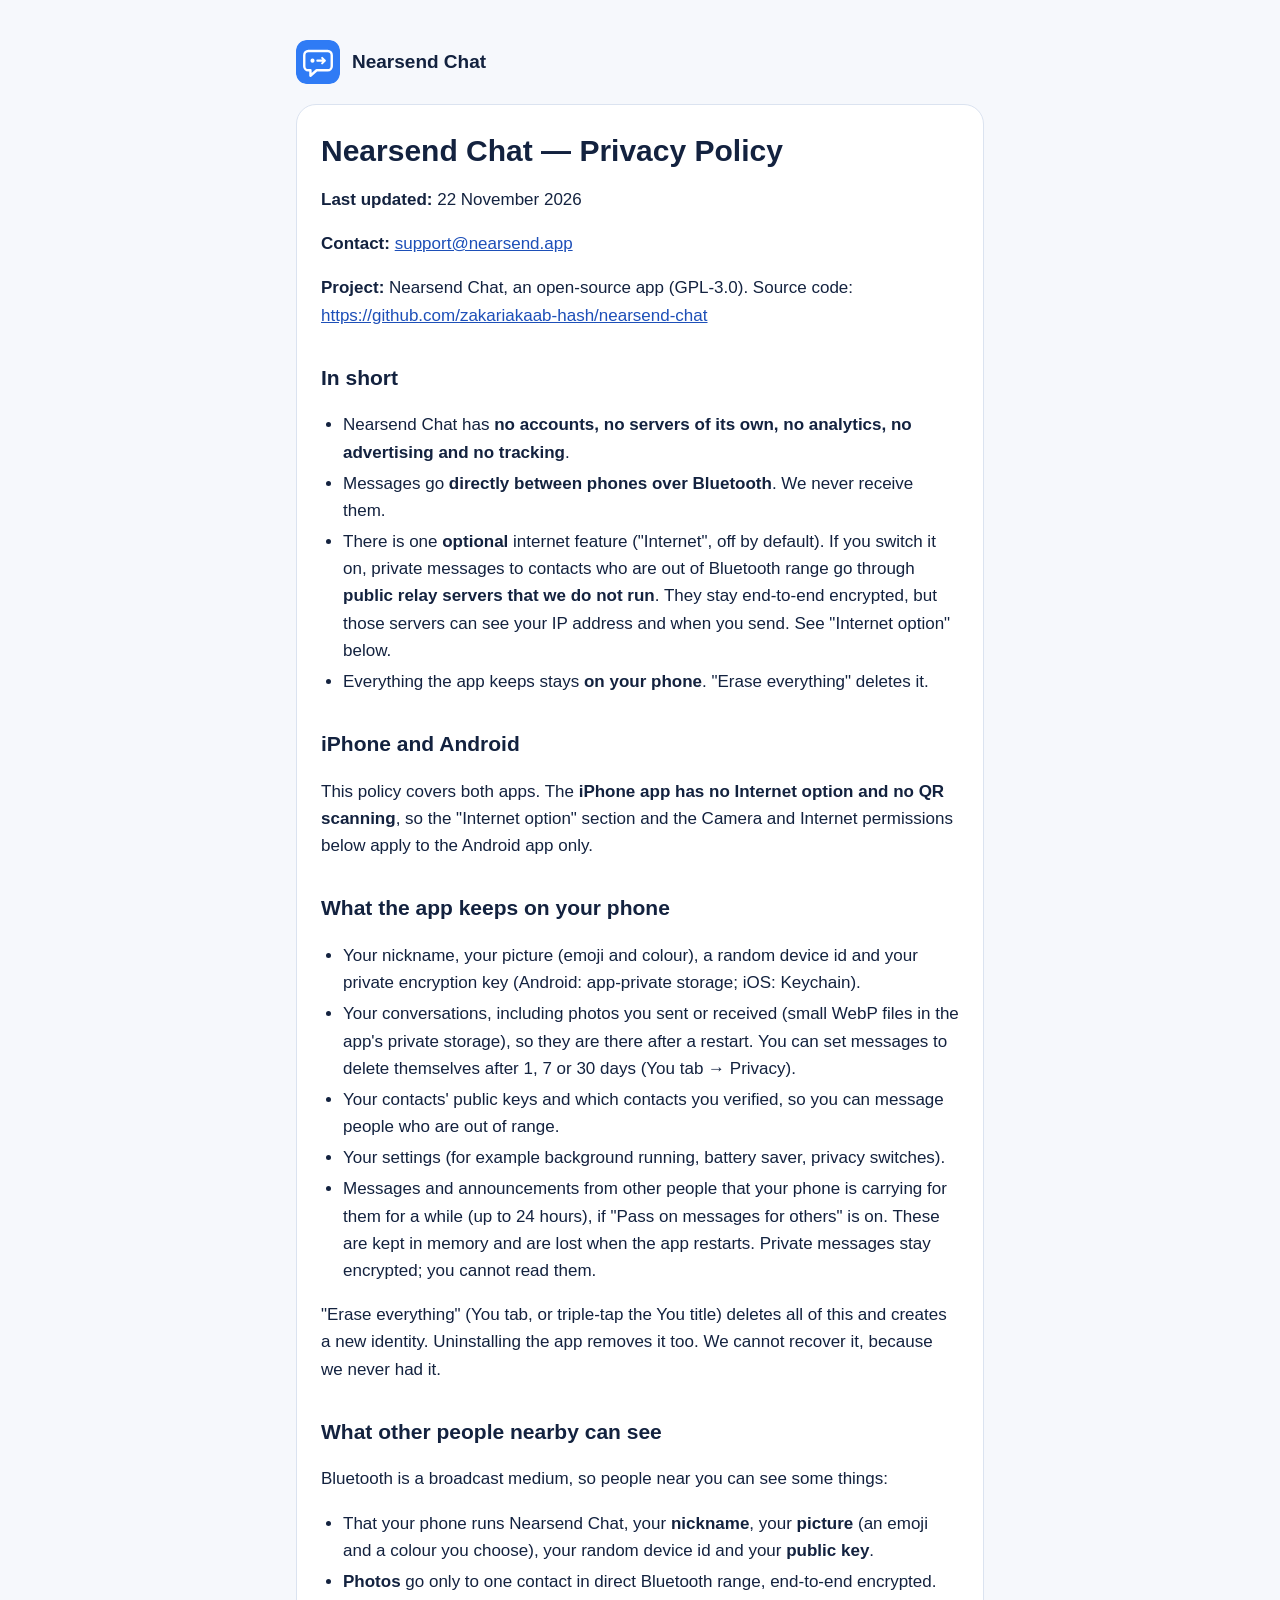
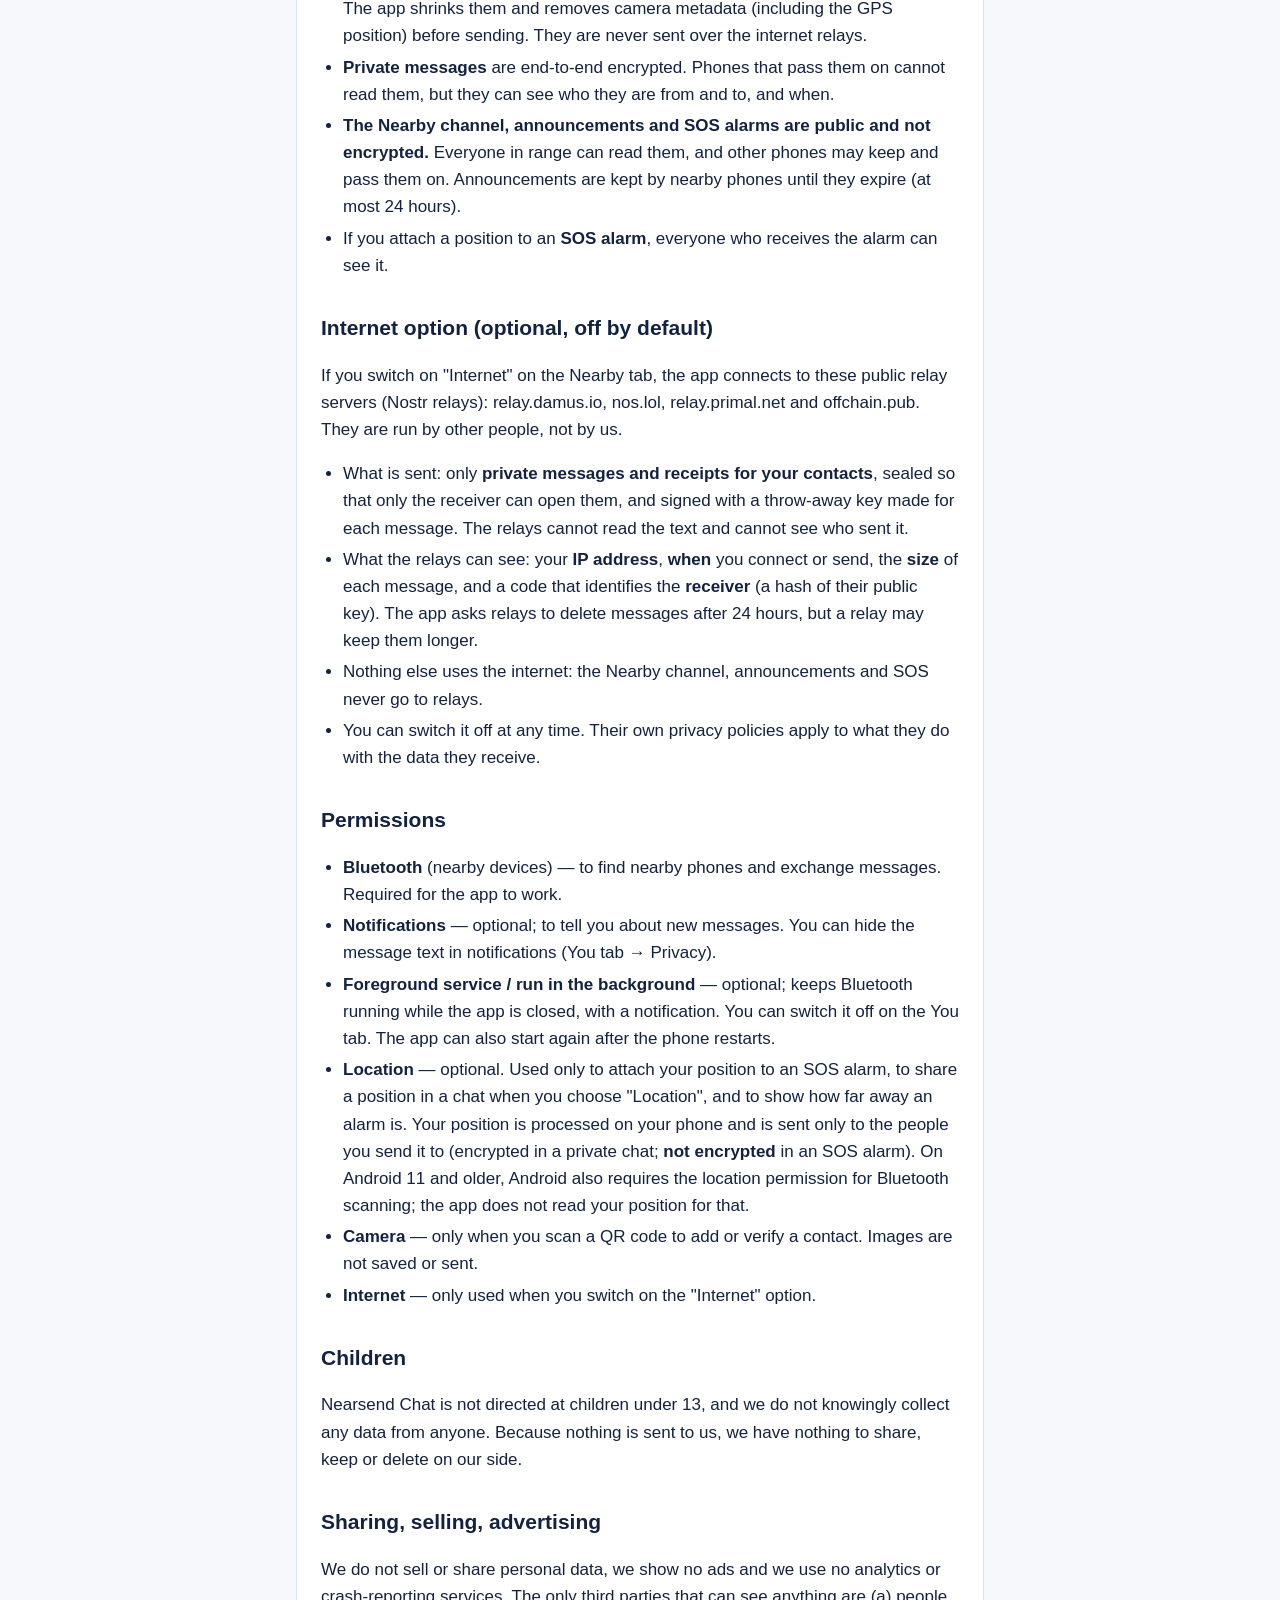
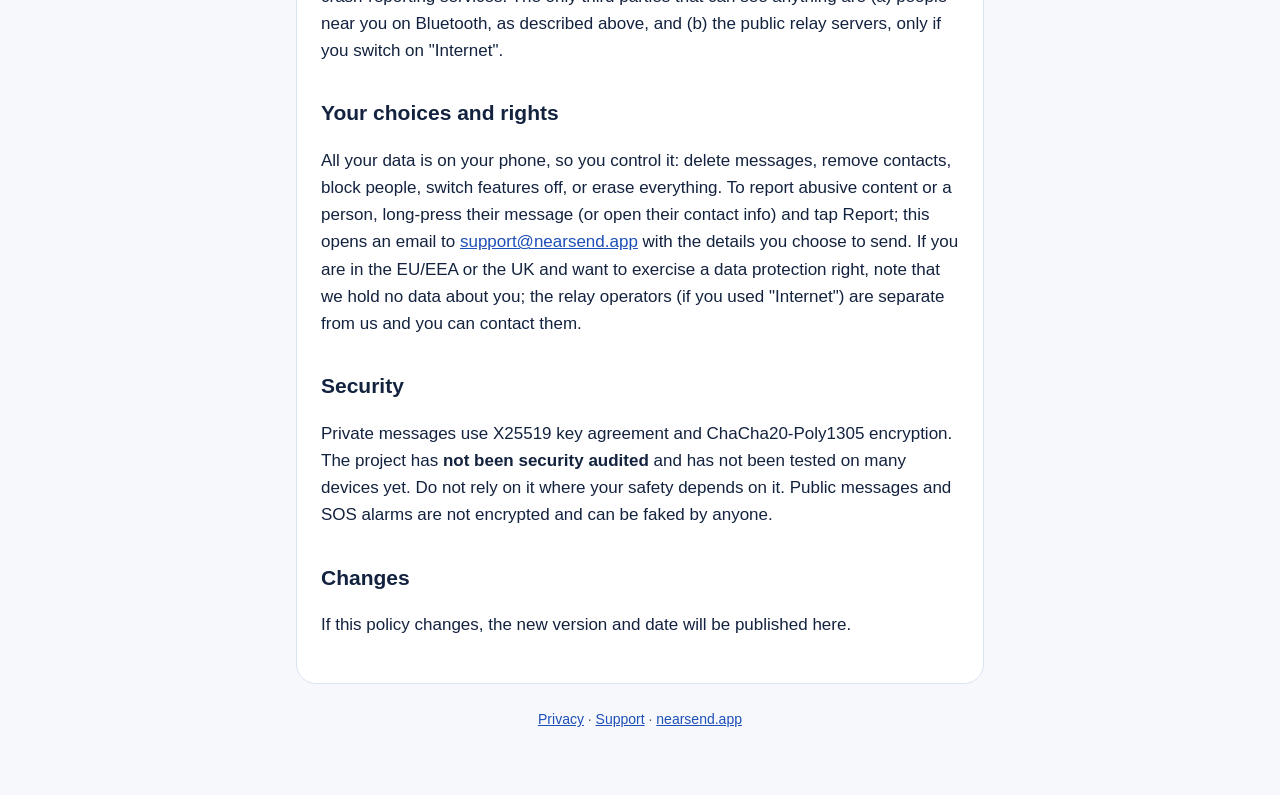
<file: docs/nearsend-chat/web/chat/privacy/index.html>
<!doctype html>
<html lang="en">
<head>
<meta charset="utf-8">
<meta name="viewport" content="width=device-width, initial-scale=1">
<title>Nearsend Chat privacy policy</title>
<meta name="description" content="Nearsend Chat privacy policy: Nearsend Chat, offline chat with people nearby over Bluetooth.">
<link rel="canonical" href="https://zakariakaab-hash.github.io/nearsend-chat/chat/privacy/">
<style>
:root{--bg:#f6f8fc;--card:#ffffff;--ink:#13223f;--muted:#4b5b78;--link:#1d4fb8;--line:#dbe3f0}
@media (prefers-color-scheme: dark){:root{--bg:#0b1428;--card:#111d36;--ink:#eef2fa;--muted:#a9b6cf;--link:#8cb4ff;--line:#22324f}}
*{box-sizing:border-box}
body{margin:0;background:var(--bg);color:var(--ink);font:17px/1.6 -apple-system,BlinkMacSystemFont,"Segoe UI",Inter,Roboto,sans-serif}
main{max-width:720px;margin:0 auto;padding:40px 16px 64px}
.card{background:var(--card);border:1px solid var(--line);border-radius:20px;padding:28px 24px}
h1{font-size:30px;line-height:1.2;margin:0 0 16px}
h2{font-size:21px;margin:32px 0 8px}
p,li{color:var(--ink)}
ul{padding-left:22px}
li{margin:4px 0}
blockquote{margin:16px 0;padding:8px 16px;border-left:4px solid var(--line);color:var(--muted)}
code{font:15px ui-monospace,SFMono-Regular,Menlo,monospace;background:var(--bg);padding:1px 5px;border-radius:6px}
a{color:var(--link)}
.brand{display:flex;align-items:center;gap:12px;margin:0 0 20px;text-decoration:none;color:var(--ink);font-weight:700;font-size:19px}
.brand svg{width:44px;height:44px;border-radius:11px;flex:none}
footer{margin-top:24px;color:var(--muted);font-size:14px;text-align:center}
</style>
</head>
<body>
<main>
<a class="brand" href="https://zakariakaab-hash.github.io/nearsend-chat/chat/support/" aria-label="Nearsend Chat"><svg viewBox="0 0 64 64" aria-hidden="true"><rect width="64" height="64" rx="14" fill="#2F7BF5"/><path d="M18 16h28a6 6 0 0 1 6 6v16a6 6 0 0 1-6 6H30l-9 8v-8h-3a6 6 0 0 1-6-6V22a6 6 0 0 1 6-6z" fill="none" stroke="#fff" stroke-width="3.5" stroke-linejoin="round"/><circle cx="24" cy="30" r="3" fill="#fff"/><path d="M31 30h11m-4-4 4 4-4 4" fill="none" stroke="#fff" stroke-width="3" stroke-linecap="round" stroke-linejoin="round"/></svg><span>Nearsend Chat</span></a>
<div class="card">
<h1>Nearsend Chat — Privacy Policy</h1>
<p><strong>Last updated:</strong> 22 November 2026</p>
<p><strong>Contact:</strong> <a href="mailto:support@nearsend.app">support@nearsend.app</a></p>
<p><strong>Project:</strong> Nearsend Chat, an open-source app (GPL-3.0). Source code: <a href="https://github.com/zakariakaab-hash/nearsend-chat">https://github.com/zakariakaab-hash/nearsend-chat</a></p>
<h2>In short</h2>
<ul><li>Nearsend Chat has <strong>no accounts, no servers of its own, no analytics, no advertising and no tracking</strong>.</li><li>Messages go <strong>directly between phones over Bluetooth</strong>. We never receive them.</li><li>There is one <strong>optional</strong> internet feature ("Internet", off by default). If you switch it on, private messages to contacts who are out of Bluetooth range go through <strong>public relay servers that we do not run</strong>. They stay end-to-end encrypted, but those servers can see your IP address and when you send. See "Internet option" below.</li><li>Everything the app keeps stays <strong>on your phone</strong>. "Erase everything" deletes it.</li></ul>
<h2>iPhone and Android</h2>
<p>This policy covers both apps. The <strong>iPhone app has no Internet option and no QR scanning</strong>, so the "Internet option" section and the Camera and Internet permissions below apply to the Android app only.</p>
<h2>What the app keeps on your phone</h2>
<ul><li>Your nickname, your picture (emoji and colour), a random device id and your private encryption key (Android: app-private storage; iOS: Keychain).</li><li>Your conversations, including photos you sent or received (small WebP files in the app's private storage), so they are there after a restart. You can set messages to delete themselves after 1, 7 or 30 days (You tab → Privacy).</li><li>Your contacts' public keys and which contacts you verified, so you can message people who are out of range.</li><li>Your settings (for example background running, battery saver, privacy switches).</li><li>Messages and announcements from other people that your phone is carrying for them for a while (up to 24 hours), if "Pass on messages for others" is on. These are kept in memory and are lost when the app restarts. Private messages stay encrypted; you cannot read them.</li></ul>
<p>"Erase everything" (You tab, or triple-tap the You title) deletes all of this and creates a new identity. Uninstalling the app removes it too. We cannot recover it, because we never had it.</p>
<h2>What other people nearby can see</h2>
<p>Bluetooth is a broadcast medium, so people near you can see some things:</p>
<ul><li>That your phone runs Nearsend Chat, your <strong>nickname</strong>, your <strong>picture</strong> (an emoji and a colour you choose), your random device id and your <strong>public key</strong>.</li><li><strong>Photos</strong> go only to one contact in direct Bluetooth range, end-to-end encrypted. The app shrinks them and removes camera metadata (including the GPS position) before sending. They are never sent over the internet relays.</li><li><strong>Private messages</strong> are end-to-end encrypted. Phones that pass them on cannot read them, but they can see who they are from and to, and when.</li><li><strong>The Nearby channel, announcements and SOS alarms are public and not encrypted.</strong> Everyone in range can read them, and other phones may keep and pass them on. Announcements are kept by nearby phones until they expire (at most 24 hours).</li><li>If you attach a position to an <strong>SOS alarm</strong>, everyone who receives the alarm can see it.</li></ul>
<h2>Internet option (optional, off by default)</h2>
<p>If you switch on "Internet" on the Nearby tab, the app connects to these public relay servers (Nostr relays): relay.damus.io, nos.lol, relay.primal.net and offchain.pub. They are run by other people, not by us.</p>
<ul><li>What is sent: only <strong>private messages and receipts for your contacts</strong>, sealed so that only the receiver can open them, and signed with a throw-away key made for each message. The relays cannot read the text and cannot see who sent it.</li><li>What the relays can see: your <strong>IP address</strong>, <strong>when</strong> you connect or send, the <strong>size</strong> of each message, and a code that identifies the <strong>receiver</strong> (a hash of their public key). The app asks relays to delete messages after 24 hours, but a relay may keep them longer.</li><li>Nothing else uses the internet: the Nearby channel, announcements and SOS never go to relays.</li><li>You can switch it off at any time. Their own privacy policies apply to what they do with the data they receive.</li></ul>
<h2>Permissions</h2>
<ul><li><strong>Bluetooth</strong> (nearby devices) — to find nearby phones and exchange messages. Required for the app to work.</li><li><strong>Notifications</strong> — optional; to tell you about new messages. You can hide the message text in notifications (You tab → Privacy).</li><li><strong>Foreground service / run in the background</strong> — optional; keeps Bluetooth running while the app is closed, with a notification. You can switch it off on the You tab. The app can also start again after the phone restarts.</li><li><strong>Location</strong> — optional. Used only to attach your position to an SOS alarm, to share a position in a chat when you choose "Location", and to show how far away an alarm is. Your position is processed on your phone and is sent only to the people you send it to (encrypted in a private chat; <strong>not encrypted</strong> in an SOS alarm). On Android 11 and older, Android also requires the location permission for Bluetooth scanning; the app does not read your position for that.</li><li><strong>Camera</strong> — only when you scan a QR code to add or verify a contact. Images are not saved or sent.</li><li><strong>Internet</strong> — only used when you switch on the "Internet" option.</li></ul>
<h2>Children</h2>
<p>Nearsend Chat is not directed at children under 13, and we do not knowingly collect any data from anyone. Because nothing is sent to us, we have nothing to share, keep or delete on our side.</p>
<h2>Sharing, selling, advertising</h2>
<p>We do not sell or share personal data, we show no ads and we use no analytics or crash-reporting services. The only third parties that can see anything are (a) people near you on Bluetooth, as described above, and (b) the public relay servers, only if you switch on "Internet".</p>
<h2>Your choices and rights</h2>
<p>All your data is on your phone, so you control it: delete messages, remove contacts, block people, switch features off, or erase everything. To report abusive content or a person, long-press their message (or open their contact info) and tap Report; this opens an email to <a href="mailto:support@nearsend.app">support@nearsend.app</a> with the details you choose to send. If you are in the EU/EEA or the UK and want to exercise a data protection right, note that we hold no data about you; the relay operators (if you used "Internet") are separate from us and you can contact them.</p>
<h2>Security</h2>
<p>Private messages use X25519 key agreement and ChaCha20-Poly1305 encryption. The project has <strong>not been security audited</strong> and has not been tested on many devices yet. Do not rely on it where your safety depends on it. Public messages and SOS alarms are not encrypted and can be faked by anyone.</p>
<h2>Changes</h2>
<p>If this policy changes, the new version and date will be published here.</p>
</div>
<footer><a href="https://zakariakaab-hash.github.io/nearsend-chat/chat/privacy/">Privacy</a> · <a href="https://zakariakaab-hash.github.io/nearsend-chat/chat/support/">Support</a> · <a href="https://nearsend.app/">nearsend.app</a></footer>
</main>
</body>
</html>
</file>
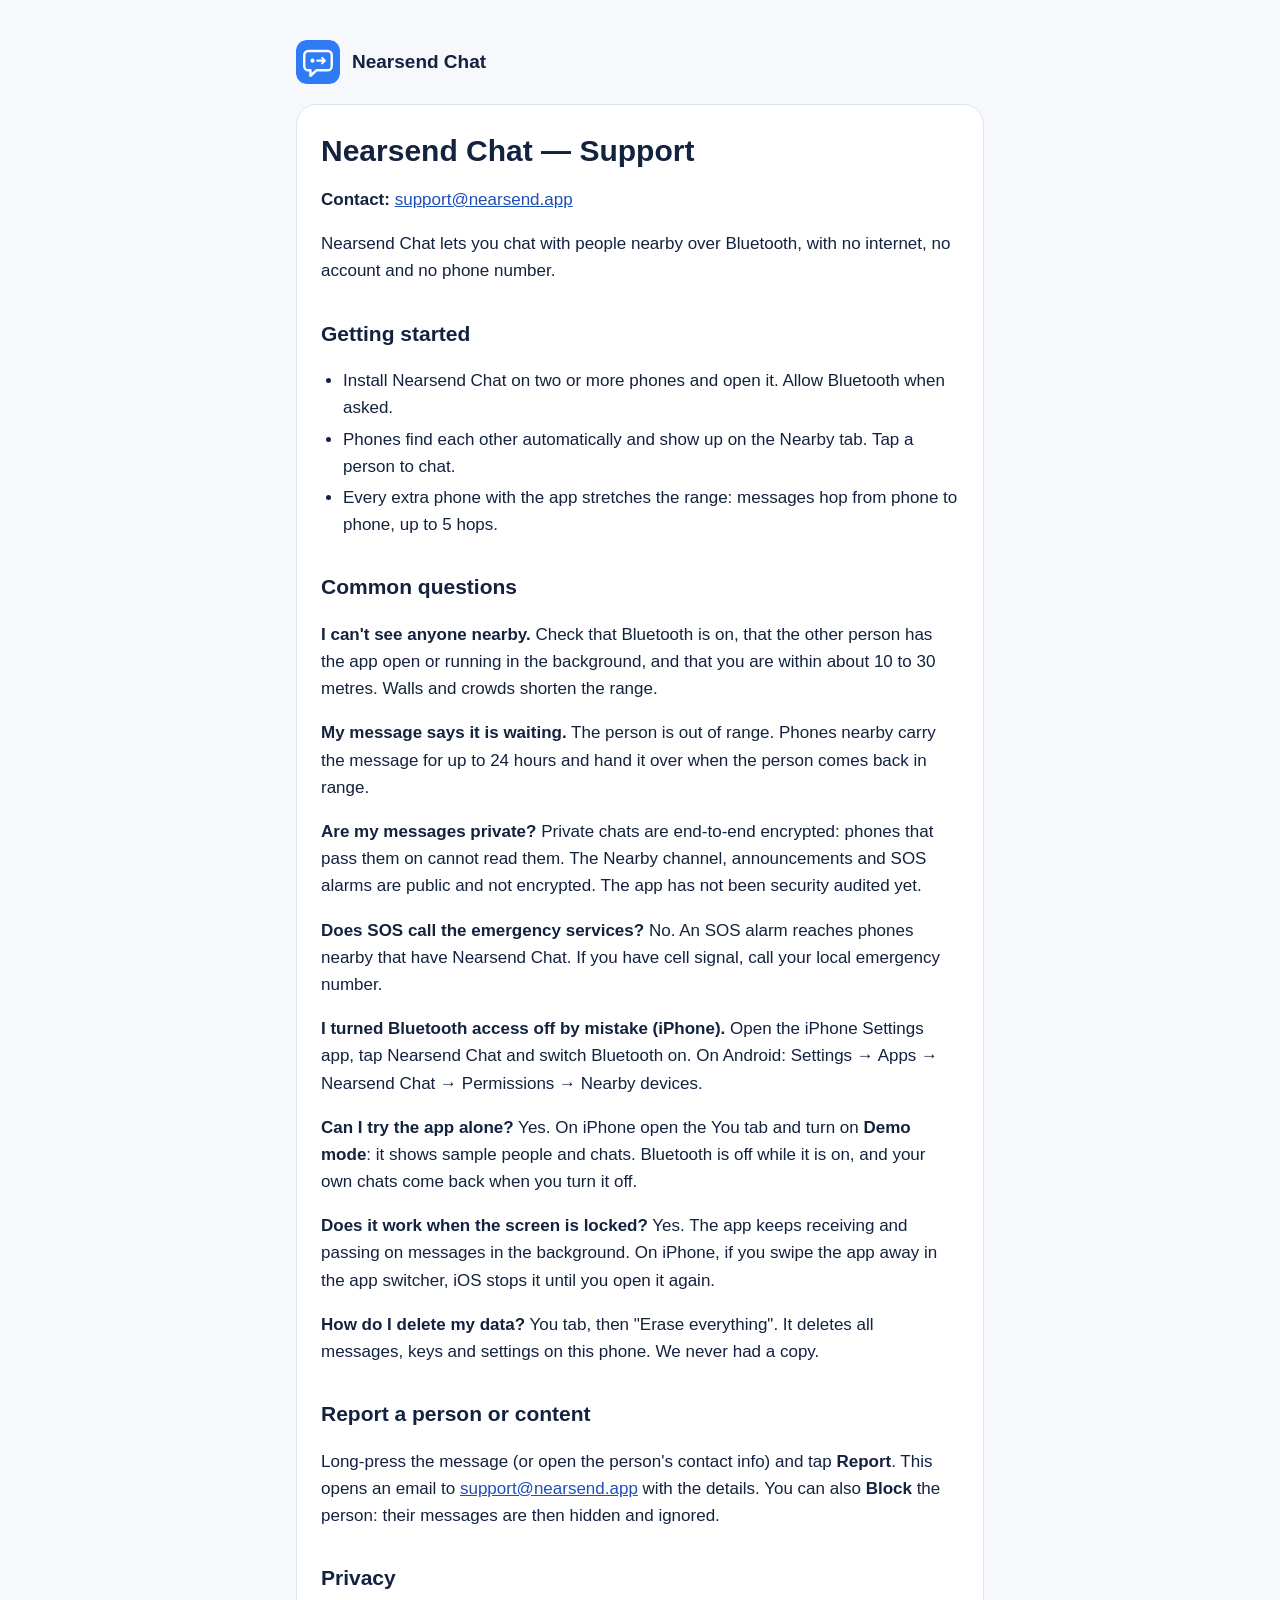
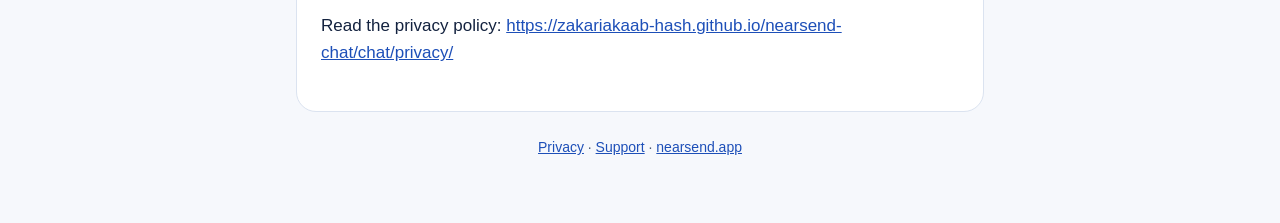
<file: docs/nearsend-chat/web/chat/support/index.html>
<!doctype html>
<html lang="en">
<head>
<meta charset="utf-8">
<meta name="viewport" content="width=device-width, initial-scale=1">
<title>Nearsend Chat support</title>
<meta name="description" content="Nearsend Chat support: Nearsend Chat, offline chat with people nearby over Bluetooth.">
<link rel="canonical" href="https://zakariakaab-hash.github.io/nearsend-chat/chat/support/">
<style>
:root{--bg:#f6f8fc;--card:#ffffff;--ink:#13223f;--muted:#4b5b78;--link:#1d4fb8;--line:#dbe3f0}
@media (prefers-color-scheme: dark){:root{--bg:#0b1428;--card:#111d36;--ink:#eef2fa;--muted:#a9b6cf;--link:#8cb4ff;--line:#22324f}}
*{box-sizing:border-box}
body{margin:0;background:var(--bg);color:var(--ink);font:17px/1.6 -apple-system,BlinkMacSystemFont,"Segoe UI",Inter,Roboto,sans-serif}
main{max-width:720px;margin:0 auto;padding:40px 16px 64px}
.card{background:var(--card);border:1px solid var(--line);border-radius:20px;padding:28px 24px}
h1{font-size:30px;line-height:1.2;margin:0 0 16px}
h2{font-size:21px;margin:32px 0 8px}
p,li{color:var(--ink)}
ul{padding-left:22px}
li{margin:4px 0}
blockquote{margin:16px 0;padding:8px 16px;border-left:4px solid var(--line);color:var(--muted)}
code{font:15px ui-monospace,SFMono-Regular,Menlo,monospace;background:var(--bg);padding:1px 5px;border-radius:6px}
a{color:var(--link)}
.brand{display:flex;align-items:center;gap:12px;margin:0 0 20px;text-decoration:none;color:var(--ink);font-weight:700;font-size:19px}
.brand svg{width:44px;height:44px;border-radius:11px;flex:none}
footer{margin-top:24px;color:var(--muted);font-size:14px;text-align:center}
</style>
</head>
<body>
<main>
<a class="brand" href="https://zakariakaab-hash.github.io/nearsend-chat/chat/support/" aria-label="Nearsend Chat"><svg viewBox="0 0 64 64" aria-hidden="true"><rect width="64" height="64" rx="14" fill="#2F7BF5"/><path d="M18 16h28a6 6 0 0 1 6 6v16a6 6 0 0 1-6 6H30l-9 8v-8h-3a6 6 0 0 1-6-6V22a6 6 0 0 1 6-6z" fill="none" stroke="#fff" stroke-width="3.5" stroke-linejoin="round"/><circle cx="24" cy="30" r="3" fill="#fff"/><path d="M31 30h11m-4-4 4 4-4 4" fill="none" stroke="#fff" stroke-width="3" stroke-linecap="round" stroke-linejoin="round"/></svg><span>Nearsend Chat</span></a>
<div class="card">
<h1>Nearsend Chat — Support</h1>
<p><strong>Contact:</strong> <a href="mailto:support@nearsend.app">support@nearsend.app</a></p>
<p>Nearsend Chat lets you chat with people nearby over Bluetooth, with no internet, no account and no phone number.</p>
<h2>Getting started</h2>
<ul><li>Install Nearsend Chat on two or more phones and open it. Allow Bluetooth when asked.</li><li>Phones find each other automatically and show up on the Nearby tab. Tap a person to chat.</li><li>Every extra phone with the app stretches the range: messages hop from phone to phone, up to 5 hops.</li></ul>
<h2>Common questions</h2>
<p><strong>I can't see anyone nearby.</strong> Check that Bluetooth is on, that the other person has the app open or running in the background, and that you are within about 10 to 30 metres. Walls and crowds shorten the range.</p>
<p><strong>My message says it is waiting.</strong> The person is out of range. Phones nearby carry the message for up to 24 hours and hand it over when the person comes back in range.</p>
<p><strong>Are my messages private?</strong> Private chats are end-to-end encrypted: phones that pass them on cannot read them. The Nearby channel, announcements and SOS alarms are public and not encrypted. The app has not been security audited yet.</p>
<p><strong>Does SOS call the emergency services?</strong> No. An SOS alarm reaches phones nearby that have Nearsend Chat. If you have cell signal, call your local emergency number.</p>
<p><strong>I turned Bluetooth access off by mistake (iPhone).</strong> Open the iPhone Settings app, tap Nearsend Chat and switch Bluetooth on. On Android: Settings → Apps → Nearsend Chat → Permissions → Nearby devices.</p>
<p><strong>Can I try the app alone?</strong> Yes. On iPhone open the You tab and turn on <strong>Demo mode</strong>: it shows sample people and chats. Bluetooth is off while it is on, and your own chats come back when you turn it off.</p>
<p><strong>Does it work when the screen is locked?</strong> Yes. The app keeps receiving and passing on messages in the background. On iPhone, if you swipe the app away in the app switcher, iOS stops it until you open it again.</p>
<p><strong>How do I delete my data?</strong> You tab, then "Erase everything". It deletes all messages, keys and settings on this phone. We never had a copy.</p>
<h2>Report a person or content</h2>
<p>Long-press the message (or open the person's contact info) and tap <strong>Report</strong>. This opens an email to <a href="mailto:support@nearsend.app">support@nearsend.app</a> with the details. You can also <strong>Block</strong> the person: their messages are then hidden and ignored.</p>
<h2>Privacy</h2>
<p>Read the privacy policy: <a href="https://zakariakaab-hash.github.io/nearsend-chat/chat/privacy/">https://zakariakaab-hash.github.io/nearsend-chat/chat/privacy/</a></p>
</div>
<footer><a href="https://zakariakaab-hash.github.io/nearsend-chat/chat/privacy/">Privacy</a> · <a href="https://zakariakaab-hash.github.io/nearsend-chat/chat/support/">Support</a> · <a href="https://nearsend.app/">nearsend.app</a></footer>
</main>
</body>
</html>
</file>
